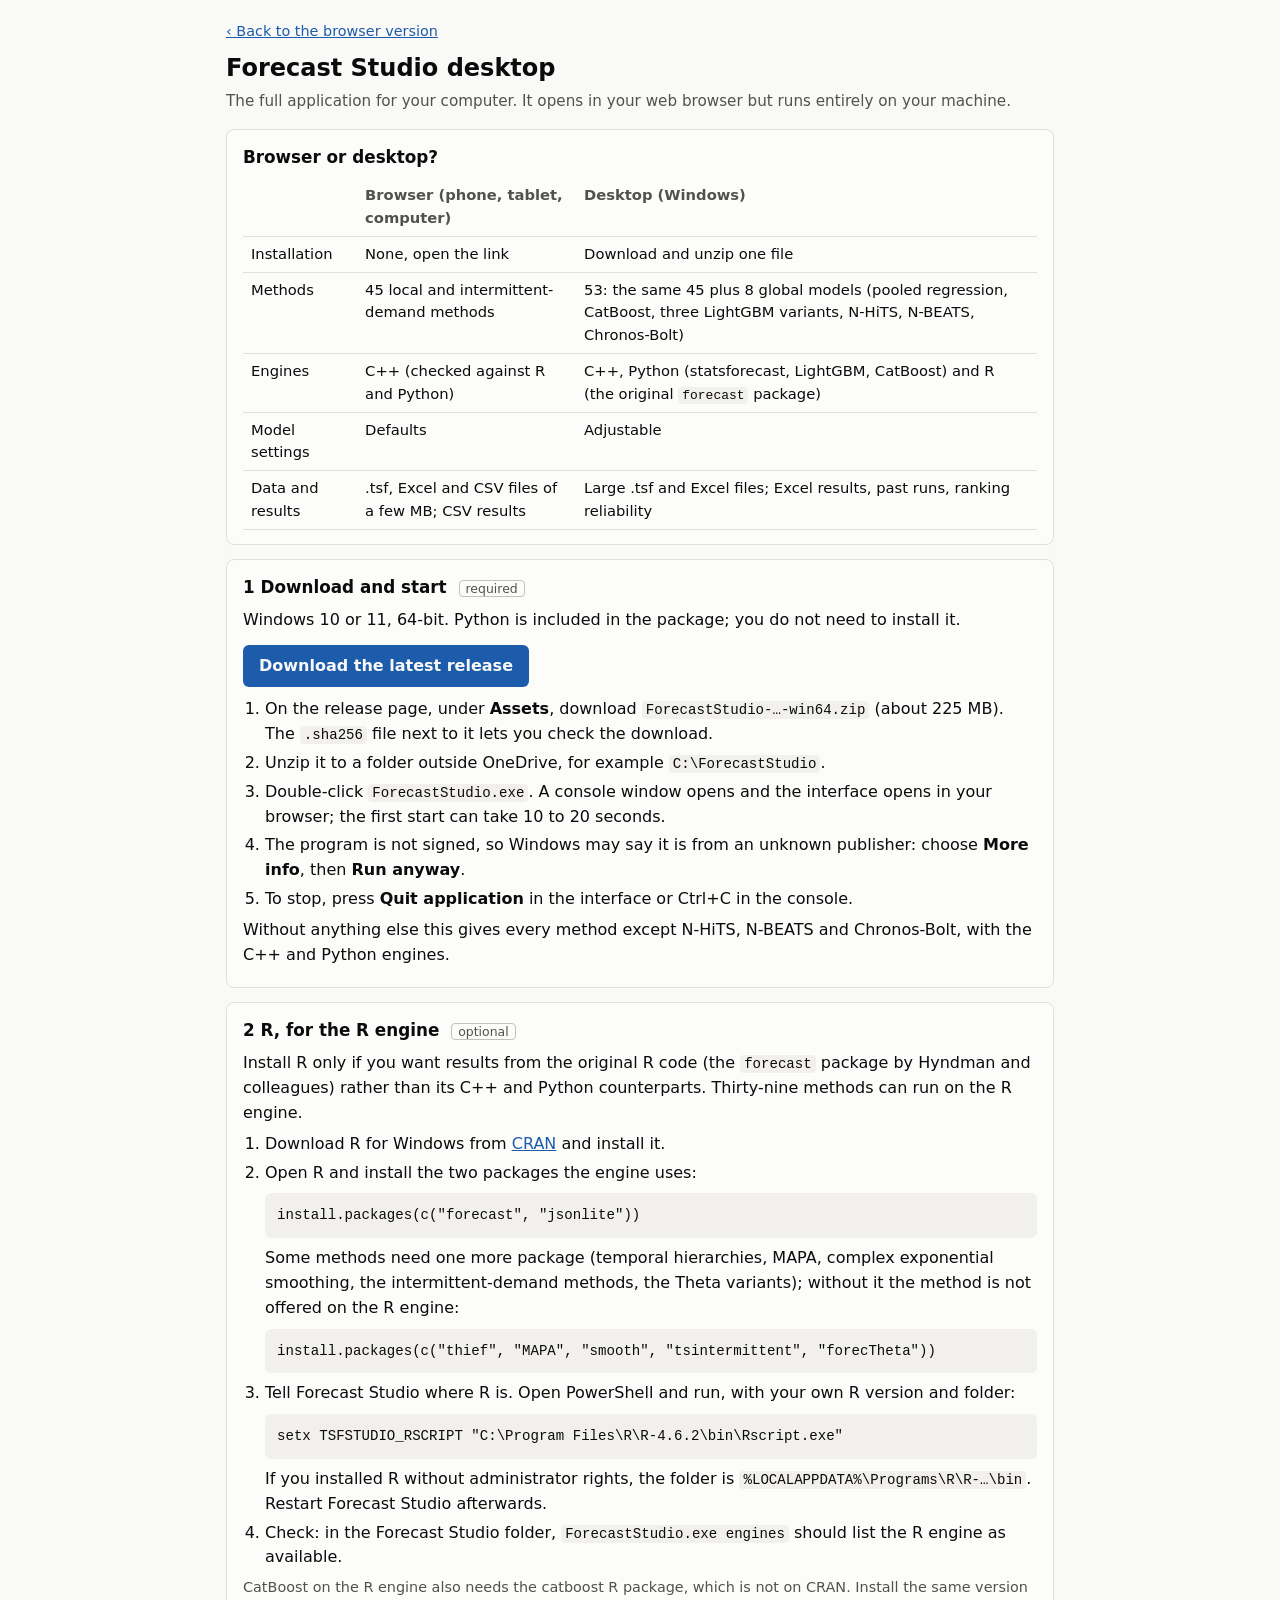
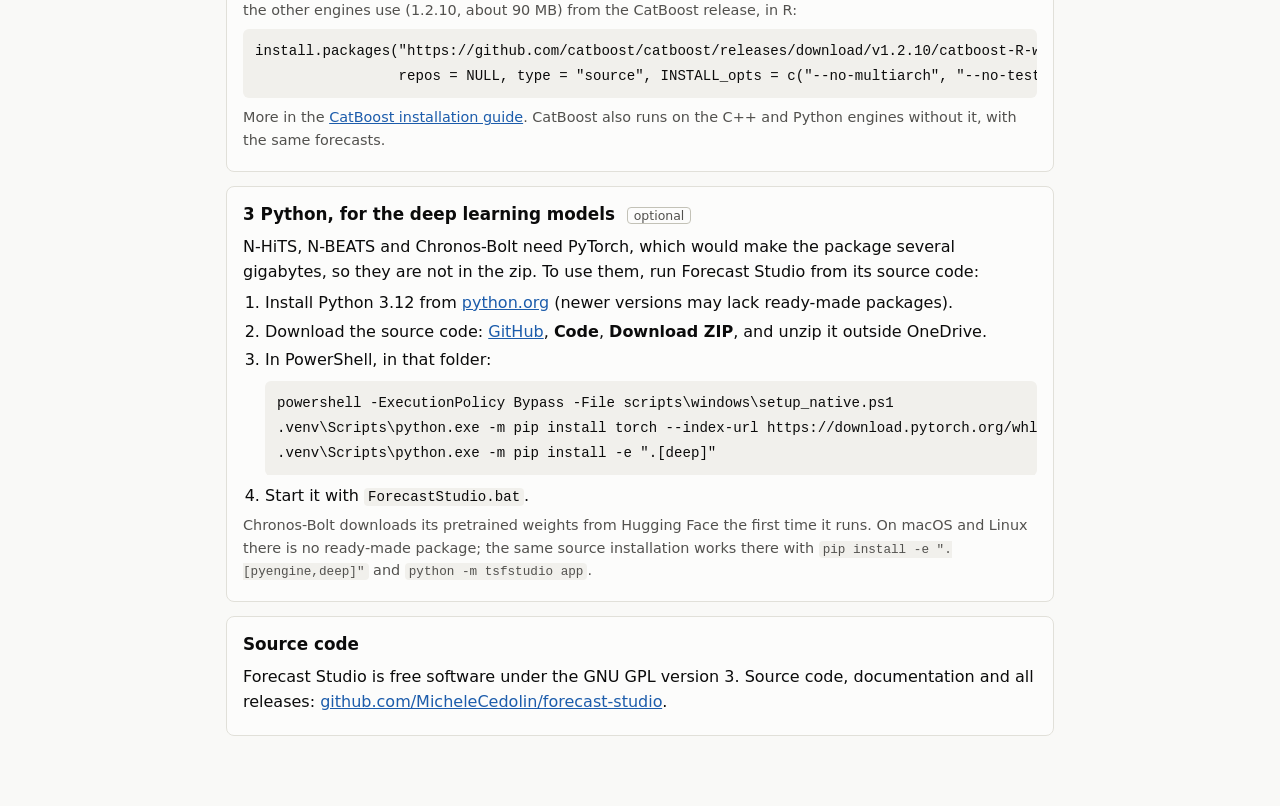
<file: web/desktop.html>
<!doctype html>
<html lang="en">
<head>
<meta charset="utf-8">
<meta name="viewport" content="width=device-width, initial-scale=1">
<title>Forecast Studio desktop</title>
<style>
  :root {
    color-scheme: light;
    --bg: #f9f9f7; --panel: #fcfcfb; --ink: #0b0b0b; --ink2: #52514e; --line: #e1e0d9; --axis: #c3c2b7; --accent: #1c5cab; --code: #f1f0ec;
  }
  @media (prefers-color-scheme: dark) {
    :root {
      color-scheme: dark;
      --bg: #0d0d0d; --panel: #1a1a19; --ink: #f0efec; --ink2: #c3c2b7; --line: #2c2c2a; --axis: #383835; --accent: #86b6ef; --code: #242423;
    }
  }
  * { box-sizing: border-box; }
  body { margin: 0; background: var(--bg); color: var(--ink); font: 16px/1.55 system-ui, -apple-system, "Segoe UI", sans-serif; }
  main { max-width: 860px; margin: 0 auto; padding: 20px 16px 56px; }
  h1 { font-size: 1.5rem; margin: 0 0 2px; }
  .sub { color: var(--ink2); margin: 0 0 16px; font-size: 0.95rem; }
  a { color: var(--accent); }
  section { background: var(--panel); border: 1px solid var(--line); border-radius: 8px; padding: 14px 16px; margin-bottom: 14px; }
  h2 { font-size: 1.05rem; margin: 0 0 8px; }
  p { margin: 6px 0; }
  ul, ol { padding-left: 22px; margin: 6px 0; }
  li { margin-bottom: 4px; }
  .note { color: var(--ink2); font-size: 0.9rem; }
  .tag { font-size: 0.78rem; color: var(--ink2); border: 1px solid var(--axis); border-radius: 4px; padding: 0 6px; margin-left: 6px; font-weight: 400; white-space: nowrap; }
  code { font: 0.88em ui-monospace, "Cascadia Mono", Consolas, monospace; background: var(--code); border-radius: 4px; padding: 1px 4px; overflow-wrap: anywhere; }
  pre { background: var(--code); border-radius: 6px; padding: 10px 12px; overflow-x: auto; margin: 8px 0; }
  pre code { background: none; padding: 0; overflow-wrap: normal; }
  .btn { display: inline-block; margin: 6px 0 4px; padding: 9px 16px; border-radius: 6px; background: var(--accent); color: var(--bg); text-decoration: none; font-weight: 600; }
  .scroll { overflow-x: auto; }
  table { border-collapse: collapse; width: 100%; font-size: 0.92rem; }
  th, td { padding: 6px 8px; border-bottom: 1px solid var(--line); text-align: left; vertical-align: top; }
  th { color: var(--ink2); font-weight: 600; }
</style>
</head>
<body>
<main>
  <p class="note" style="margin:0 0 8px"><a href="./">‹ Back to the browser version</a></p>
  <h1>Forecast Studio desktop</h1>
  <p class="sub">The full application for your computer. It opens in your web browser but runs entirely on your machine.</p>

  <section>
    <h2>Browser or desktop?</h2>
    <div class="scroll"><table>
      <tr><th></th><th>Browser (phone, tablet, computer)</th><th>Desktop (Windows)</th></tr>
      <tr><td>Installation</td><td>None, open the link</td><td>Download and unzip one file</td></tr>
      <tr><td>Methods</td><td>45 local and intermittent-demand methods</td><td>53: the same 45 plus 8 global models (pooled regression,
        CatBoost, three LightGBM variants, N-HiTS, N-BEATS, Chronos-Bolt)</td></tr>
      <tr><td>Engines</td><td>C++ (checked against R and Python)</td><td>C++, Python (statsforecast, LightGBM, CatBoost) and
        R (the original <code>forecast</code> package)</td></tr>
      <tr><td>Model settings</td><td>Defaults</td><td>Adjustable</td></tr>
      <tr><td>Data and results</td><td>.tsf, Excel and CSV files of a few MB; CSV results</td><td>Large .tsf and Excel files; Excel results,
        past runs, ranking reliability</td></tr>
    </table></div>
  </section>

  <section>
    <h2>1 Download and start <span class="tag">required</span></h2>
    <p>Windows 10 or 11, 64-bit. Python is included in the package; you do not need to install it.</p>
    <a class="btn" href="https://github.com/MicheleCedolin/forecast-studio/releases/latest" target="_blank" rel="noopener">Download the latest release</a>
    <ol>
      <li>On the release page, under <b>Assets</b>, download <code>ForecastStudio-…-win64.zip</code> (about 225 MB).
        The <code>.sha256</code> file next to it lets you check the download.</li>
      <li>Unzip it to a folder outside OneDrive, for example <code>C:\ForecastStudio</code>.</li>
      <li>Double-click <code>ForecastStudio.exe</code>. A console window opens and the interface opens in your browser; the first start
        can take 10 to 20 seconds.</li>
      <li>The program is not signed, so Windows may say it is from an unknown publisher: choose <b>More info</b>, then <b>Run anyway</b>.</li>
      <li>To stop, press <b>Quit application</b> in the interface or Ctrl+C in the console.</li>
    </ol>
    <p>Without anything else this gives every method except N-HiTS, N-BEATS and Chronos-Bolt, with the C++ and Python engines.</p>
  </section>

  <section>
    <h2>2 R, for the R engine <span class="tag">optional</span></h2>
    <p>Install R only if you want results from the original R code (the <code>forecast</code> package by Hyndman and colleagues)
      rather than its C++ and Python counterparts. Thirty-nine methods can run on the R engine.</p>
    <ol>
      <li>Download R for Windows from <a href="https://cran.r-project.org/bin/windows/base/" target="_blank" rel="noopener">CRAN</a> and install it.</li>
      <li>Open R and install the two packages the engine uses:
        <pre><code>install.packages(c("forecast", "jsonlite"))</code></pre>
        Some methods need one more package (temporal hierarchies, MAPA, complex exponential smoothing, the intermittent-demand
        methods, the Theta variants); without it the method is not offered on the R engine:
        <pre><code>install.packages(c("thief", "MAPA", "smooth", "tsintermittent", "forecTheta"))</code></pre></li>
      <li>Tell Forecast Studio where R is. Open PowerShell and run, with your own R version and folder:
        <pre><code>setx TSFSTUDIO_RSCRIPT "C:\Program Files\R\R-4.6.2\bin\Rscript.exe"</code></pre>
        If you installed R without administrator rights, the folder is <code>%LOCALAPPDATA%\Programs\R\R-…\bin</code>.
        Restart Forecast Studio afterwards.</li>
      <li>Check: in the Forecast Studio folder, <code>ForecastStudio.exe engines</code> should list the R engine as available.</li>
    </ol>
    <p class="note">CatBoost on the R engine also needs the catboost R package, which is not on CRAN. Install the same version
      the other engines use (1.2.10, about 90 MB) from the CatBoost release, in R:</p>
    <pre><code>install.packages("https://github.com/catboost/catboost/releases/download/v1.2.10/catboost-R-windows-x86_64-1.2.10.tgz",
                 repos = NULL, type = "source", INSTALL_opts = c("--no-multiarch", "--no-test-load"))</code></pre>
    <p class="note">More in the <a href="https://catboost.ai/docs/en/installation/r-installation-binary-installation" target="_blank" rel="noopener">CatBoost installation guide</a>.
      CatBoost also runs on the C++ and Python engines without it, with the same forecasts.</p>
  </section>

  <section>
    <h2>3 Python, for the deep learning models <span class="tag">optional</span></h2>
    <p>N-HiTS, N-BEATS and Chronos-Bolt need PyTorch, which would make the package several gigabytes, so they are not in the zip.
      To use them, run Forecast Studio from its source code:</p>
    <ol>
      <li>Install Python 3.12 from <a href="https://www.python.org/downloads/windows/" target="_blank" rel="noopener">python.org</a>
        (newer versions may lack ready-made packages).</li>
      <li>Download the source code: <a href="https://github.com/MicheleCedolin/forecast-studio" target="_blank" rel="noopener">GitHub</a>,
        <b>Code</b>, <b>Download ZIP</b>, and unzip it outside OneDrive.</li>
      <li>In PowerShell, in that folder:
        <pre><code>powershell -ExecutionPolicy Bypass -File scripts\windows\setup_native.ps1
.venv\Scripts\python.exe -m pip install torch --index-url https://download.pytorch.org/whl/cpu
.venv\Scripts\python.exe -m pip install -e ".[deep]"</code></pre></li>
      <li>Start it with <code>ForecastStudio.bat</code>.</li>
    </ol>
    <p class="note">Chronos-Bolt downloads its pretrained weights from Hugging Face the first time it runs.
      On macOS and Linux there is no ready-made package; the same source installation works there with
      <code>pip install -e ".[pyengine,deep]"</code> and <code>python -m tsfstudio app</code>.</p>
  </section>

  <section>
    <h2>Source code</h2>
    <p>Forecast Studio is free software under the GNU GPL version 3. Source code, documentation and all releases:
      <a href="https://github.com/MicheleCedolin/forecast-studio" target="_blank" rel="noopener">github.com/MicheleCedolin/forecast-studio</a>.</p>
  </section>
</main>
</body>
</html>
</file>
